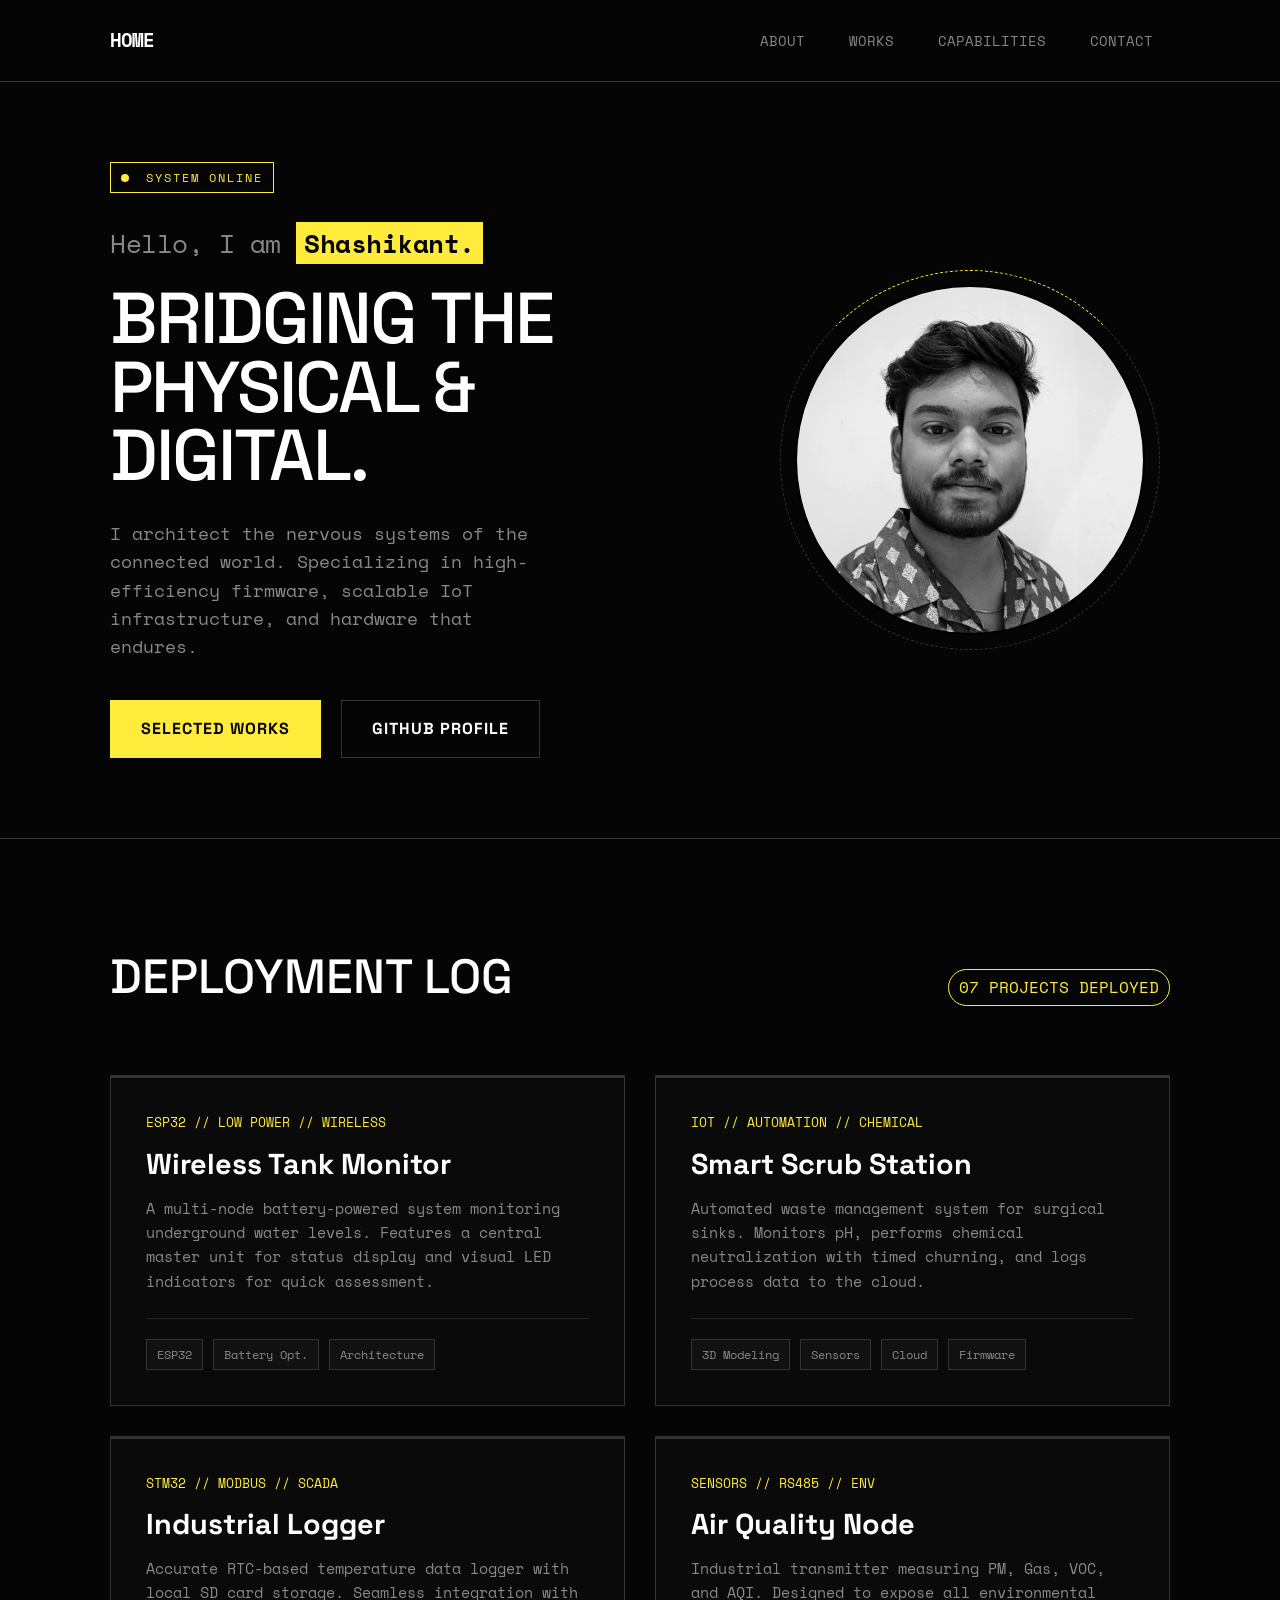
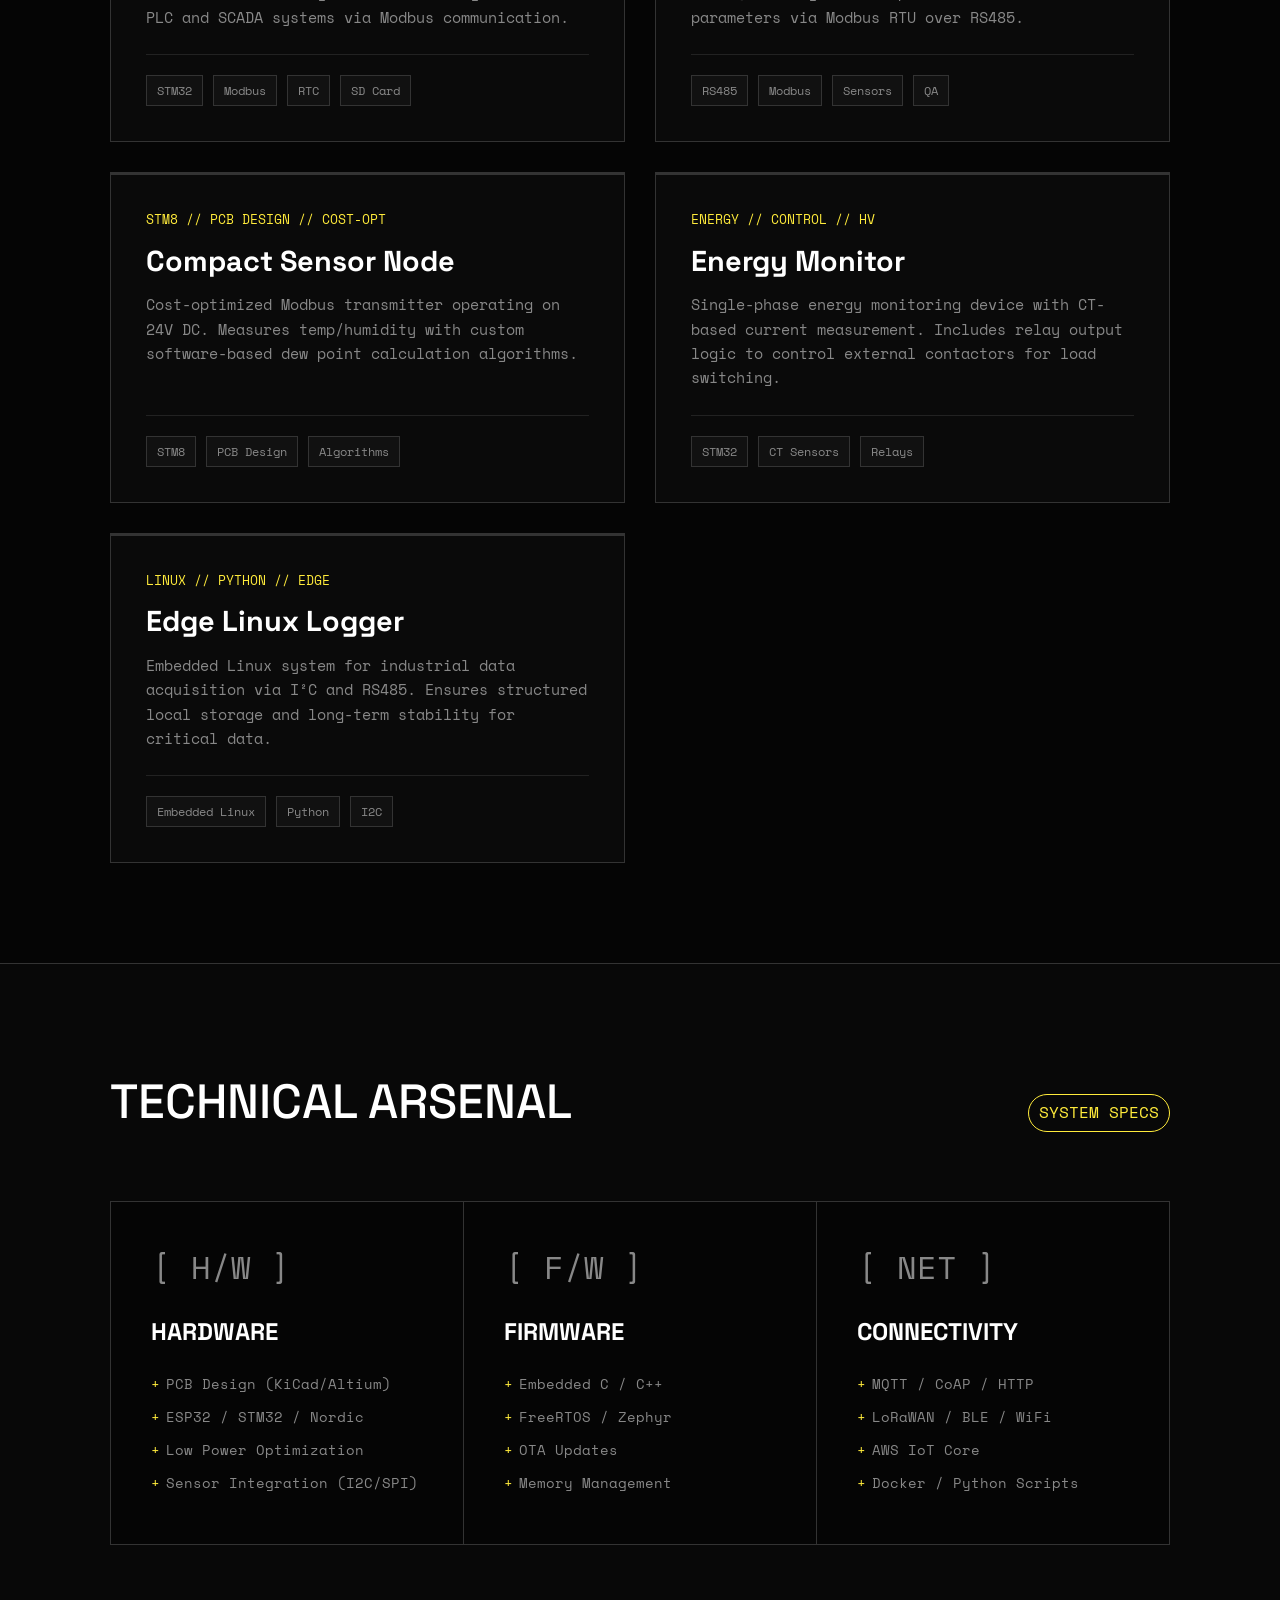
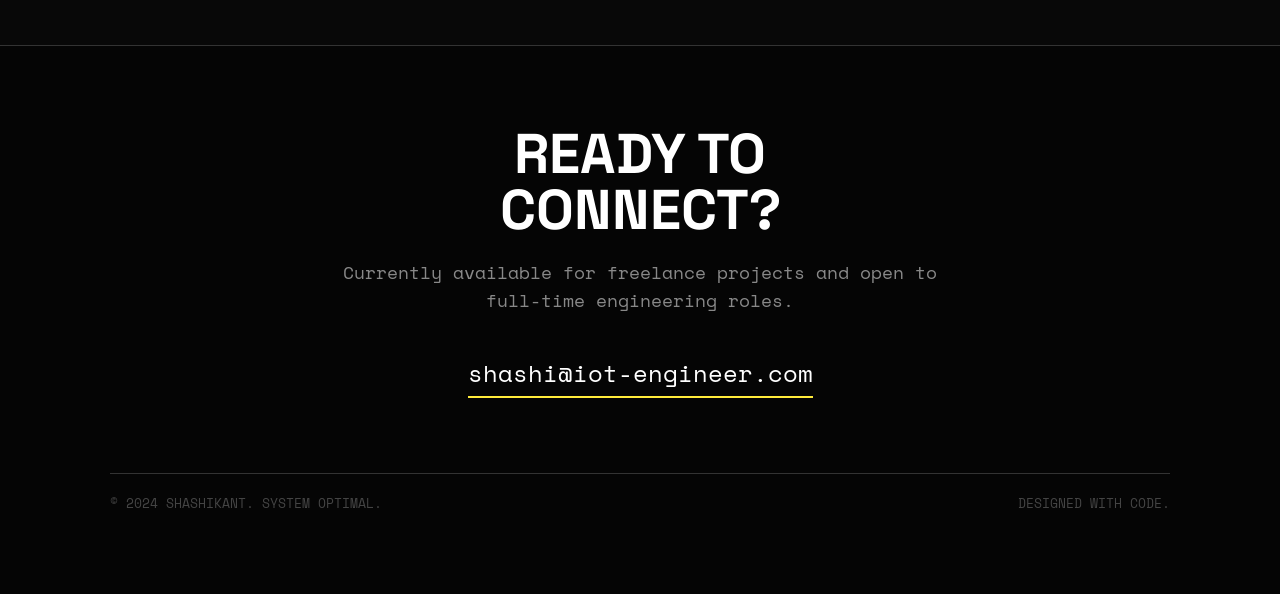
<file: index.html>
<!DOCTYPE html>
<html lang="en">
<head>
    <meta charset="UTF-8">
    <meta name="viewport" content="width=device-width, initial-scale=1.0">
    <title>SHASHI_IOT | Embedded Engineer</title>
    
    <link rel="preconnect" href="https://fonts.googleapis.com">
    <link rel="preconnect" href="https://fonts.gstatic.com" crossorigin>
    <link href="https://fonts.googleapis.com/css2?family=Space+Grotesk:wght@300;500;700&family=Space+Mono:ital,wght@0,400;0,700;1,400&display=swap" rel="stylesheet">
    
    <style>
        /* ============================
           1. VARIABLES & RESET
           ============================ */
        :root {
            --bg: #050505;          /* Almost Black */
            --fg: #ffffff;          /* Pure White */
            --grey: #888888;        /* Mid Grey */
            --border: #333333;      /* Subtle border */
            --alert: #ff3333;       /* Contact Red */
            --acid: #ffeb3b;        /* "NOTHING" YELLOW */
            
            --font-head: 'Space Grotesk', sans-serif;
            --font-mono: 'Space Mono', monospace;
        }

        * { box-sizing: border-box; margin: 0; padding: 0; }

        body {
            background-color: var(--bg);
            color: var(--fg);
            font-family: var(--font-mono);
            overflow-x: hidden; 
            line-height: 1.6;
        }

        a { text-decoration: none; color: inherit; transition: 0.3s; }
        ul { list-style: none; }
        img { display: block; max-width: 100%; }

        /* --- LAYOUT UTILITY --- */
        .container {
            max-width: 1100px;
            margin: 0 auto;
            padding: 0 20px;
        }

        /* ============================
           2. NAVBAR STYLES 
           ============================ */
        header {
            padding: 20px 0;
            border-bottom: 1px solid var(--border);
            background: var(--bg);
            position: relative; 
            z-index: 100;
        }

        .navbar-content {
            display: flex;
            justify-content: space-between;
            align-items: center;
        }

        .logo { 
            font-weight: 700; font-size: 1.2rem; letter-spacing: -1px; color: var(--fg);
            z-index: 10; padding: 5px 10px; margin-left: -10px; border-radius: 2px; transition: all 0.2s ease;
        }
        .logo:hover {
            background-color: var(--acid); color: var(--bg); box-shadow: 0 0 15px rgba(255, 235, 59, 0.4);
        }

        .nav-links { display: flex; align-items: center; }
        .nav-links a { 
            margin-left: 10px; font-size: 0.9rem; color: var(--grey); 
            padding: 8px 16px; border: 1px solid transparent; transition: all 0.2s ease;
        }
        .nav-links a:not(.cta-alert):hover { color: var(--bg); background: var(--fg); border-color: var(--fg); }
        .nav-links a.cta-alert:hover { background-color: var(--alert); color: var(--fg); border-color: var(--alert); box-shadow: 0 0 10px rgba(255, 51, 51, 0.4); }

        /* Mobile Nav Logic (Hamburger) */
        #nav-toggle { display: none; }
        .hamburger { display: none; cursor: pointer; z-index: 10; }
        .hamburger-line { display: block; width: 25px; height: 2px; margin: 5px auto; background-color: var(--fg); transition: 0.3s; }

        @media (max-width: 768px) {
            .hamburger { display: block; } 
            .nav-links {
                position: absolute; top: 100%; left: 0; width: 100%; background: var(--bg);
                flex-direction: column; align-items: center; border-bottom: 1px solid var(--border);
                max-height: 0; overflow: hidden; transition: max-height 0.4s ease-out;
            }
            .nav-links a { margin: 0; width: 100%; text-align: center; padding: 20px 0; border-bottom: 1px solid #111; }
            #nav-toggle:checked ~ .nav-links { max-height: 500px; border-bottom: 1px solid var(--border); }
            
            /* Burger Animation */
            #nav-toggle:checked ~ .hamburger .line-1 { transform: rotate(45deg) translate(5px, 5px); }
            #nav-toggle:checked ~ .hamburger .line-2 { opacity: 0; }
            #nav-toggle:checked ~ .hamburger .line-3 { transform: rotate(-45deg) translate(5px, -5px); }
        }

        /* ============================
           3. HERO SECTION STYLES
           ============================ */
        .hero {
            padding: 80px 0;
            border-bottom: 1px solid var(--border);
            min-height: 80vh; 
            display: flex;
            align-items: center;
        }

        .hero-grid {
            display: grid;
            grid-template-columns: 1.2fr 0.8fr;
            gap: 60px;
            align-items: center;
            width: 100%;
        }

        .status-badge {
            display: inline-block; font-size: 0.75rem; color: var(--acid);
            border: 1px solid var(--acid); padding: 5px 10px; margin-bottom: 30px;
            text-transform: uppercase; letter-spacing: 2px;
        }
        .status-dot {
            display: inline-block; width: 8px; height: 8px; background: var(--acid);
            border-radius: 50%; margin-right: 8px; animation: blink 2s infinite;
        }

        .greeting {
            font-family: var(--font-mono); font-size: 1.6rem; color: var(--grey);
            margin-bottom: 20px; display: block; letter-spacing: -0.5px;
        }
        .greeting strong { 
            color: var(--bg); background: var(--acid); padding: 2px 8px; font-weight: 700;
        }

        h1 {
            font-family: var(--font-head); font-size: 4.5rem; line-height: 0.95;
            font-weight: 500; letter-spacing: -2px; margin-bottom: 30px; text-transform: uppercase;
        }
        
        .hero-intro {
            color: var(--grey); font-size: 1.1rem; max-width: 450px;
            line-height: 1.6; margin-bottom: 40px;
        }

        .btn-group { display: flex; gap: 20px; }
        .btn-hero {
            padding: 15px 30px; font-weight: 700; font-family: var(--font-head);
            text-transform: uppercase; letter-spacing: 1px; border: 1px solid var(--acid);
        }
        .btn-primary { background: var(--acid); color: var(--bg); }
        .btn-primary:hover { background: transparent; color: var(--acid); box-shadow: 0 0 15px rgba(255, 235, 59, 0.2); }
        .btn-secondary { border-color: var(--border); color: var(--fg); }
        .btn-secondary:hover { border-color: var(--fg); background: var(--fg); color: var(--bg); }

        /* Round Image Styles */
        .hero-image-wrapper {
            position: relative; width: 350px; height: 350px; margin: 0 auto;
            display: flex; align-items: center; justify-content: center;
        }
        .hero-image-wrapper::before {
            content: ""; position: absolute; inset: -15px; border-radius: 50%;
            border: 1px dashed var(--border); border-top-color: var(--acid);
            animation: spin 10s linear infinite;
        }
        .hero-img {
            width: 100%; height: 100%; object-fit: cover; border-radius: 50%;
            filter: grayscale(100%) contrast(1.1); transition: 0.5s ease;
            border: 2px solid var(--bg);
        }
        .hero-image-wrapper:hover .hero-img { filter: grayscale(0%) contrast(1); }

        @keyframes blink { 0% { opacity: 1; } 50% { opacity: 0; } 100% { opacity: 1; } }
        @keyframes spin { 100% { transform: rotate(360deg); } }

        /* ============================
           4. WORK SECTION (UPDATED - NO IMAGES)
           ============================ */
        .work-section { padding: 100px 0; border-bottom: 1px solid var(--border); }
        
        .section-header {
            margin-bottom: 60px; display: flex; align-items: baseline;
            justify-content: space-between; flex-wrap: wrap; gap: 20px;
        }
        .section-title {
            font-family: var(--font-head); font-size: 3rem; font-weight: 500; text-transform: uppercase;
        }
        .section-counter {
            font-family: var(--font-mono); color: var(--acid); font-size: 1rem;
            border: 1px solid var(--acid); padding: 5px 10px; border-radius: 20px;
        }

        .project-grid {
            display: grid; grid-template-columns: repeat(auto-fit, minmax(400px, 1fr)); gap: 30px;
        }

        /* --- Image-less Card Styling --- */
        .project-card {
            background: #0a0a0a; 
            border: 1px solid var(--border); 
            /* Add a slightly thicker top border accent */
            border-top: 3px solid var(--border);
            transition: all 0.3s ease;
            display: flex; 
            flex-direction: column;
            height: 100%; /* Ensures cards match height in grid */
        }
        .project-card:hover {
            border-color: var(--acid); /* Glows yellow on hover */
            transform: translateY(-5px); 
            box-shadow: 0 10px 30px rgba(0,0,0,0.5);
            background: #0f0f0f; /* Slight background lighten on hover */
        }

        /* Adjusted padding for card content since images are gone */
        .card-content { 
            padding: 35px; 
            flex-grow: 1; 
            display: flex; 
            flex-direction: column; 
            justify-content: space-between;
        }
        .project-tech {
            font-family: var(--font-mono); font-size: 0.8rem; color: var(--acid); margin-bottom: 15px; display: block;
        }
        .project-title { font-family: var(--font-head); font-size: 1.8rem; margin-bottom: 15px; line-height: 1.1; }
        .project-desc { color: var(--grey); font-size: 0.95rem; line-height: 1.6; margin-bottom: 25px; }

        .tags-list {
            display: flex; flex-wrap: wrap; gap: 10px; margin-top: auto; padding-top: 20px; border-top: 1px solid #222;
        }
        .tech-tag {
            font-size: 0.75rem; background: #111; color: #888; padding: 5px 10px; border: 1px solid #333;
        }

        /* ============================
           5. SKILLS SECTION
           ============================ */
        .skills-section {
            padding: 100px 0; border-bottom: 1px solid var(--border); background-color: #080808;
        }
        .skills-grid {
            display: grid; grid-template-columns: repeat(3, 1fr); gap: 1px;
            background: var(--border); border: 1px solid var(--border);
        }
        .skill-card { background: var(--bg); padding: 40px; height: 100%; transition: 0.3s ease; }
        .skill-card:hover { background: #0f0f0f; }
        
        .skill-icon {
            font-size: 2rem; color: var(--grey); margin-bottom: 20px; font-family: var(--font-mono);
        }
        .skill-card:hover .skill-icon { color: var(--acid); }
        .skill-title { font-family: var(--font-head); font-size: 1.5rem; margin-bottom: 20px; text-transform: uppercase; }
        
        .skill-list li { margin-bottom: 10px; padding-left: 15px; position: relative; color: var(--grey); font-size: 0.9rem; }
        .skill-list li::before { content: "+"; position: absolute; left: 0; color: var(--acid); }

        /* ============================
           6. FOOTER
           ============================ */
        footer { padding: 80px 0; text-align: center; }
        .contact-cta { max-width: 600px; margin: 0 auto 50px auto; }
        .contact-head {
            font-family: var(--font-head); font-size: 3.5rem; line-height: 1; margin-bottom: 20px; text-transform: uppercase;
        }
        .contact-sub { color: var(--grey); margin-bottom: 40px; font-size: 1.1rem; }
        
        .email-link {
            font-family: var(--font-mono); font-size: 1.5rem; color: var(--fg);
            border-bottom: 2px solid var(--acid); padding-bottom: 5px;
        }
        .email-link:hover { background: var(--acid); color: var(--bg); }

        .footer-bottom {
            margin-top: 80px; padding-top: 20px; border-top: 1px solid var(--border);
            color: #444; font-size: 0.8rem; display: flex; justify-content: space-between;
        }

        /* ============================
           7. GLOBAL RESPONSIVE LOGIC
           ============================ */
        
        /* Tablet & Mobile (Below 900px) */
        @media (max-width: 900px) {
            /* Hero adjustments */
            .hero-grid { display: flex; flex-direction: column; align-items: center; text-align: center; gap: 30px; }
            .hero-image-wrapper { display: none; } /* Hide image */
            .hero-text { display: flex; flex-direction: column; align-items: center; width: 100%; }
            .hero-intro { margin: 0 auto 40px auto; }
            .btn-group { justify-content: center; }
            h1 { font-size: 3.5rem; }

            /* Grid adjustments */
            .skills-grid { grid-template-columns: 1fr; }
            .contact-head { font-size: 2.5rem; }
            .email-link { font-size: 1.2rem; }
            .footer-bottom { flex-direction: column; gap: 10px; }
        }

        @media (max-width: 768px) {
            .project-grid { grid-template-columns: 1fr; }
            .section-title { font-size: 2.2rem; }
        }
        
        @media (max-width: 480px) {
            .hero { padding: 40px 0; min-height: 60vh; }
            h1 { font-size: 2.8rem; }
            .greeting { font-size: 1.4rem; }
            .btn-group { flex-direction: column; width: 100%; gap: 15px; }
            .btn-hero { width: 100%; text-align: center; }
        }
    </style>
</head>
<body>

    <header>
        <div class="container navbar-content">
            <a href="#" class="logo">HOME</a>
            
            <input type="checkbox" id="nav-toggle">
            <label for="nav-toggle" class="hamburger">
                <span class="hamburger-line line-1"></span>
                <span class="hamburger-line line-2"></span>
                <span class="hamburger-line line-3"></span>
            </label>
            
            <nav class="nav-links">
                <a href="#about">ABOUT</a>
                <a href="#work">WORKS</a>
                <a href="#skills">CAPABILITIES</a>
                <a href="mailto:email@test.com" class="cta-alert">CONTACT</a>
            </nav>
        </div>
    </header>

    <section class="hero">
        <div class="container hero-grid">
            <div class="hero-text">
                <div class="status-badge">
                    <span class="status-dot"></span> System Online
                </div>
                
                <span class="greeting">Hello, I am <strong>Shashikant.</strong></span>

                <h1>Bridging The<br>Physical &<br>Digital.</h1>
                
                <p class="hero-intro">
                    I architect the nervous systems of the connected world. 
                    Specializing in high-efficiency firmware, scalable IoT infrastructure, 
                    and hardware that endures.
                </p>

                <div class="btn-group">
                    <a href="#work" class="btn-hero btn-primary">Selected Works</a>
                    <a href="https://github.com" target="_blank" class="btn-hero btn-secondary">GitHub Profile</a>
                </div>
            </div>

            <div class="hero-image-wrapper">
                <img src="shashi.jpeg" alt="Shashikant Portrait" class="hero-img">
            </div>
        </div>
    </section>

    <section class="work-section" id="work">
        <div class="container">
            <div class="section-header">
                <h2 class="section-title">Deployment Log</h2>
                <span class="section-counter">07 PROJECTS DEPLOYED</span>
            </div>

            <div class="project-grid">

                <div class="project-card">
                    <div class="card-content">
                        <span class="project-tech">ESP32 // LOW POWER // WIRELESS</span>
                        <h3 class="project-title">Wireless Tank Monitor</h3>
                        <p class="project-desc">
                            A multi-node battery-powered system monitoring underground water levels. 
                            Features a central master unit for status display and visual LED indicators for quick assessment.
                        </p>
                        <div class="tags-list">
                            <span class="tech-tag">ESP32</span>
                            <span class="tech-tag">Battery Opt.</span>
                            <span class="tech-tag">Architecture</span>
                        </div>
                    </div>
                </div>

                <div class="project-card">
                    <div class="card-content">
                        <span class="project-tech">IOT // AUTOMATION // CHEMICAL</span>
                        <h3 class="project-title">Smart Scrub Station</h3>
                        <p class="project-desc">
                            Automated waste management system for surgical sinks. 
                            Monitors pH, performs chemical neutralization with timed churning, and logs process data to the cloud.
                        </p>
                        <div class="tags-list">
                            <span class="tech-tag">3D Modeling</span>
                            <span class="tech-tag">Sensors</span>
                            <span class="tech-tag">Cloud</span>
                            <span class="tech-tag">Firmware</span>
                        </div>
                    </div>
                </div>

                <div class="project-card">
                    <div class="card-content">
                        <span class="project-tech">STM32 // MODBUS // SCADA</span>
                        <h3 class="project-title">Industrial Logger</h3>
                        <p class="project-desc">
                            Accurate RTC-based temperature data logger with local SD card storage. 
                            Seamless integration with PLC and SCADA systems via Modbus communication.
                        </p>
                        <div class="tags-list">
                            <span class="tech-tag">STM32</span>
                            <span class="tech-tag">Modbus</span>
                            <span class="tech-tag">RTC</span>
                            <span class="tech-tag">SD Card</span>
                        </div>
                    </div>
                </div>

                <div class="project-card">
                    <div class="card-content">
                        <span class="project-tech">SENSORS // RS485 // ENV</span>
                        <h3 class="project-title">Air Quality Node</h3>
                        <p class="project-desc">
                            Industrial transmitter measuring PM, Gas, VOC, and AQI. 
                            Designed to expose all environmental parameters via Modbus RTU over RS485.
                        </p>
                        <div class="tags-list">
                            <span class="tech-tag">RS485</span>
                            <span class="tech-tag">Modbus</span>
                            <span class="tech-tag">Sensors</span>
                            <span class="tech-tag">QA</span>
                        </div>
                    </div>
                </div>

                <div class="project-card">
                    <div class="card-content">
                        <span class="project-tech">STM8 // PCB DESIGN // COST-OPT</span>
                        <h3 class="project-title">Compact Sensor Node</h3>
                        <p class="project-desc">
                            Cost-optimized Modbus transmitter operating on 24V DC. 
                            Measures temp/humidity with custom software-based dew point calculation algorithms.
                        </p>
                        <div class="tags-list">
                            <span class="tech-tag">STM8</span>
                            <span class="tech-tag">PCB Design</span>
                            <span class="tech-tag">Algorithms</span>
                        </div>
                    </div>
                </div>

                <div class="project-card">
                    <div class="card-content">
                        <span class="project-tech">ENERGY // CONTROL // HV</span>
                        <h3 class="project-title">Energy Monitor</h3>
                        <p class="project-desc">
                            Single-phase energy monitoring device with CT-based current measurement. 
                            Includes relay output logic to control external contactors for load switching.
                        </p>
                        <div class="tags-list">
                            <span class="tech-tag">STM32</span>
                            <span class="tech-tag">CT Sensors</span>
                            <span class="tech-tag">Relays</span>
                        </div>
                    </div>
                </div>

                <div class="project-card">
                    <div class="card-content">
                        <span class="project-tech">LINUX // PYTHON // EDGE</span>
                        <h3 class="project-title">Edge Linux Logger</h3>
                        <p class="project-desc">
                            Embedded Linux system for industrial data acquisition via I²C and RS485. 
                            Ensures structured local storage and long-term stability for critical data.
                        </p>
                        <div class="tags-list">
                            <span class="tech-tag">Embedded Linux</span>
                            <span class="tech-tag">Python</span>
                            <span class="tech-tag">I2C</span>
                        </div>
                    </div>
                </div>

            </div>
        </div>
    </section>

    <section class="skills-section" id="skills">
        <div class="container">
            <div class="section-header">
                <h2 class="section-title">Technical Arsenal</h2>
                <span class="section-counter">SYSTEM SPECS</span>
            </div>

            <div class="skills-grid">
                <div class="skill-card">
                    <div class="skill-icon">[ H/W ]</div>
                    <h3 class="skill-title">Hardware</h3>
                    <ul class="skill-list">
                        <li>PCB Design (KiCad/Altium)</li>
                        <li>ESP32 / STM32 / Nordic</li>
                        <li>Low Power Optimization</li>
                        <li>Sensor Integration (I2C/SPI)</li>
                    </ul>
                </div>

                <div class="skill-card">
                    <div class="skill-icon">[ F/W ]</div>
                    <h3 class="skill-title">Firmware</h3>
                    <ul class="skill-list">
                        <li>Embedded C / C++</li>
                        <li>FreeRTOS / Zephyr</li>
                        <li>OTA Updates</li>
                        <li>Memory Management</li>
                    </ul>
                </div>

                <div class="skill-card">
                    <div class="skill-icon">[ NET ]</div>
                    <h3 class="skill-title">Connectivity</h3>
                    <ul class="skill-list">
                        <li>MQTT / CoAP / HTTP</li>
                        <li>LoRaWAN / BLE / WiFi</li>
                        <li>AWS IoT Core</li>
                        <li>Docker / Python Scripts</li>
                    </ul>
                </div>
            </div>
        </div>
    </section>

    <footer>
        <div class="container">
            <div class="contact-cta">
                <h2 class="contact-head">Ready to<br>Connect?</h2>
                <p class="contact-sub">
                    Currently available for freelance projects and open to full-time engineering roles.
                </p>
                <a href="mailto:email@test.com" class="email-link">shashi@iot-engineer.com</a>
            </div>

            <div class="footer-bottom">
                <span>&copy; 2024 SHASHIKANT. SYSTEM OPTIMAL.</span>
                <span>DESIGNED WITH CODE.</span>
            </div>
        </div>
    </footer>

</body>
</html>
</file>
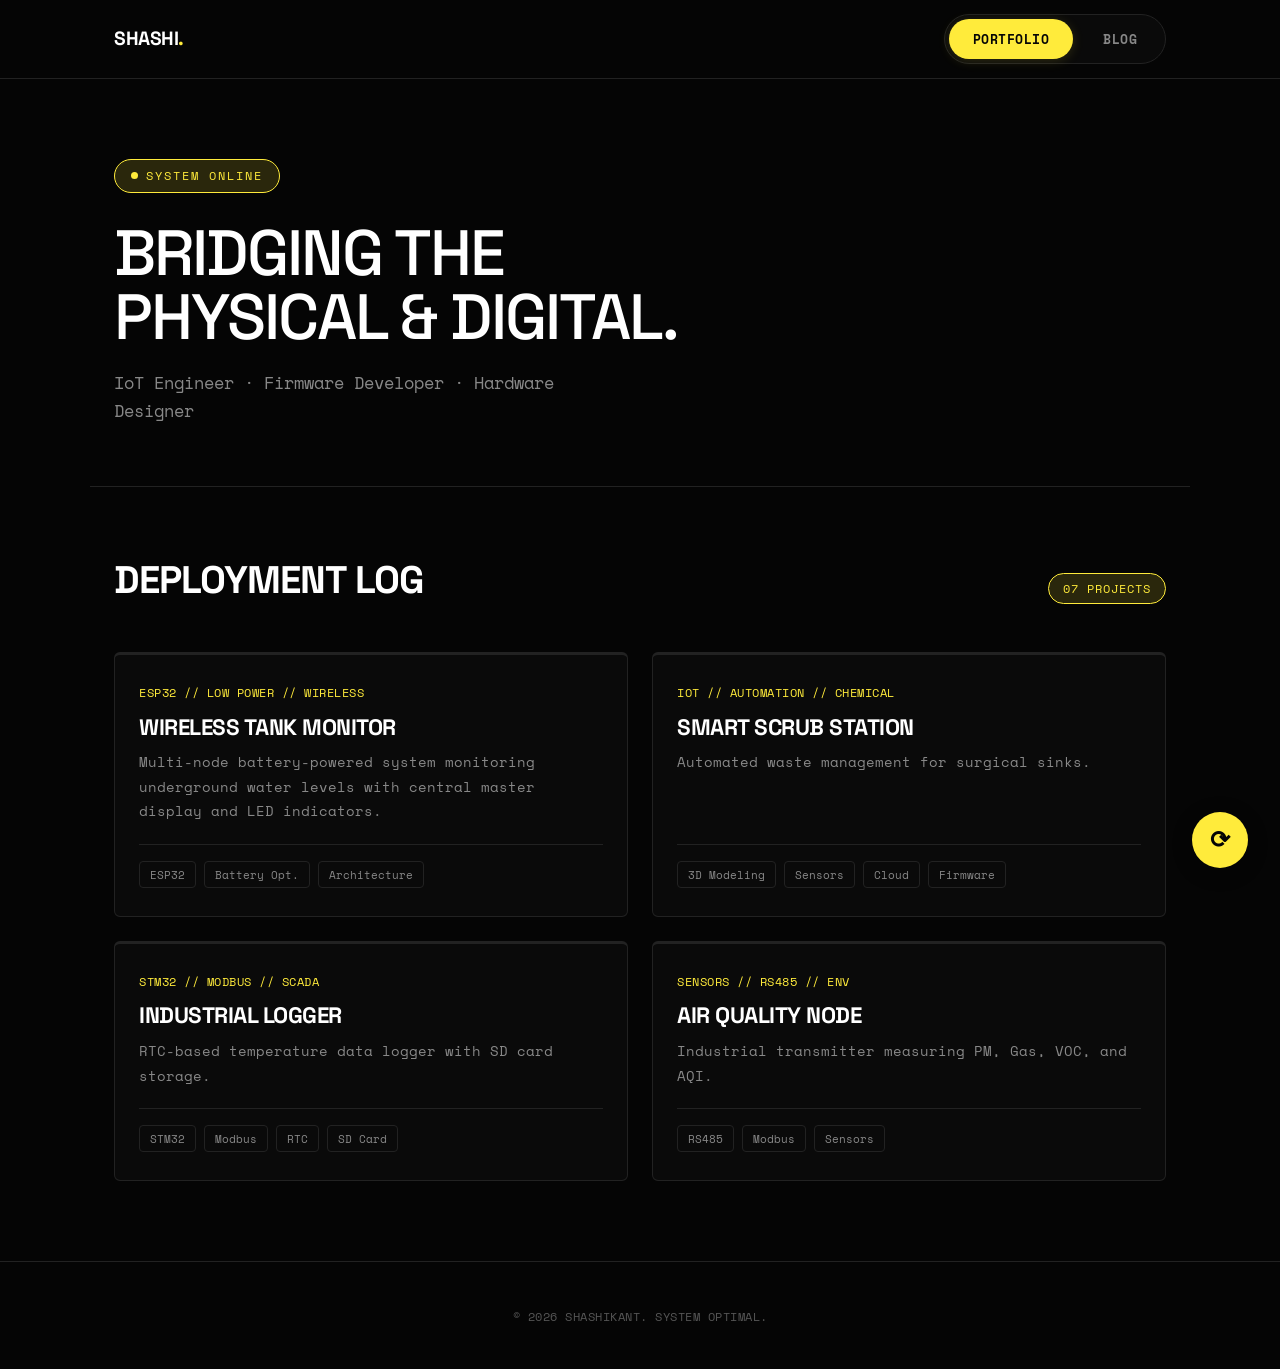
<file: prototype/index.html>
<!DOCTYPE html>
<html lang="en">
<head>
  <meta charset="UTF-8">
  <meta name="viewport" content="width=device-width, initial-scale=1.0">
  <title>Portfolio ↔ Blog Switch Prototype</title>
  <link rel="stylesheet" href="style.css">
  <link href="https://fonts.googleapis.com/css2?family=Libre+Baskerville:ital,wght@0,400;0,700;1,400&family=Source+Sans+3:wght@300;400;600;700&family=Space+Grotesk:wght@300;500;700&family=Space+Mono:ital,wght@0,400;0,700;1,400&display=swap" rel="stylesheet">
</head>
<body class="portfolio-mode">

  <!-- Transition flash overlay -->
  <div class="transition-flash" id="flash"></div>

  <!-- Header -->
  <header>
    <div class="header-inner">
      <a href="#" class="logo">SHASHI<span class="logo-dot">.</span></a>
      <div class="nav-switch">
        <button id="portfolioBtn" class="nav-btn active">Portfolio</button>
        <button id="blogBtn" class="nav-btn">Blog</button>
      </div>
    </div>
  </header>

  <!-- FAB -->
  <button class="fab" id="fabSwitch" title="Switch Mode">&#x27F3;</button>

  <!-- Hero -->
  <section class="hero">
    <div class="hero-inner">
      <div class="hero-badge"><span class="dot"></span> <span class="badge-text">System Online</span></div>
      <h1 class="hero-heading">
        <span class="hero-line-1">Bridging The</span>
        <span class="hero-line-2">Physical &amp; Digital.</span>
      </h1>
      <p class="hero-sub">IoT Engineer · Firmware Developer · Hardware Designer</p>
    </div>
  </section>

  <!-- Portfolio Content -->
  <main class="portfolio-content">
    <div class="section-head">
      <h2>Deployment Log</h2>
      <span class="counter">07 PROJECTS</span>
    </div>
    <div class="p-grid">
      <article class="p-card">
        <span class="p-label">ESP32 // LOW POWER // WIRELESS</span>
        <h3 class="p-title">Wireless Tank Monitor</h3>
        <p class="p-desc">Multi-node battery-powered system monitoring underground water levels with central master display and LED indicators.</p>
        <div class="p-tags"><span>ESP32</span><span>Battery Opt.</span><span>Architecture</span></div>
      </article>
      <article class="p-card">
        <span class="p-label">IOT // AUTOMATION // CHEMICAL</span>
        <h3 class="p-title">Smart Scrub Station</h3>
        <p class="p-desc">Automated waste management for surgical sinks.</p>
        <div class="p-tags"><span>3D Modeling</span><span>Sensors</span><span>Cloud</span><span>Firmware</span></div>
      </article>
      <article class="p-card">
        <span class="p-label">STM32 // MODBUS // SCADA</span>
        <h3 class="p-title">Industrial Logger</h3>
        <p class="p-desc">RTC-based temperature data logger with SD card storage.</p>
        <div class="p-tags"><span>STM32</span><span>Modbus</span><span>RTC</span><span>SD Card</span></div>
      </article>
      <article class="p-card">
        <span class="p-label">SENSORS // RS485 // ENV</span>
        <h3 class="p-title">Air Quality Node</h3>
        <p class="p-desc">Industrial transmitter measuring PM, Gas, VOC, and AQI.</p>
        <div class="p-tags"><span>RS485</span><span>Modbus</span><span>Sensors</span></div>
      </article>
    </div>
  </main>
  <!-- Blog Content -->
  <main class="blog-content">
    <div class="section-head">
      <h2>Recent Writings</h2>
      <span class="counter">from the workbench</span>
    </div>
    <div class="b-column">
      <article class="b-post">
        <div class="b-meta">Jan 15, 2026 · 5 min read</div>
        <h3 class="b-title">Why I switched from Arduino to bare-metal STM32</h3>
        <p class="b-body">After two years of prototyping with Arduino, I hit a wall with power consumption on my tank monitor project. Here is how moving to bare-metal STM32 changed everything.</p>
        <div class="b-tags">IoT · Firmware · Opinion</div>
      </article>
      <article class="b-post">
        <div class="b-meta">Dec 10, 2025 · 3 min read</div>
        <h3 class="b-title">How I design PCBs for field reliability</h3>
        <p class="b-body">Designing for the real world means thinking about vibration, moisture, and bad power supplies. After three board revisions I created a personal checklist for robust PCB design.</p>
        <div class="b-tags">Hardware · PCB · Tips</div>
      </article>
      <article class="b-post">
        <div class="b-meta">Nov 2, 2025 · 4 min read</div>
        <h3 class="b-title">Modbus RTU: the protocol that refuses to die</h3>
        <p class="b-body">Every modern IoT stack pushes MQTT and REST APIs, yet nearly every factory floor still speaks Modbus. Here is why it persists and when you should or should not use it in 2026.</p>
        <div class="b-tags">Industrial · Protocol · Deep Dive</div>
      </article>
    </div>
  </main>

  <!-- Footer -->
  <footer>
    <span class="footer-text">&copy; 2026 SHASHIKANT. <span class="footer-mode">SYSTEM OPTIMAL.</span></span>
  </footer>

  <script src="script.js"></script>
</body>
</html>
</file>
<file: prototype/style.css>
/* =============================================
   DUAL-MODE PROTOTYPE — PORTFOLIO / BLOG
   ============================================= */

/* ---------- 1. RESET ---------- */
*, *::before, *::after { box-sizing: border-box; margin: 0; padding: 0; }
html { scroll-behavior: smooth; }
img { display: block; max-width: 100%; }
a { text-decoration: none; color: inherit; }

/* ---------- 2. DESIGN TOKENS — PORTFOLIO (default) ---------- */
:root {
  --bg:          #050505;
  --bg-el:       #0a0a0a;
  --bg-hover:    #111111;
  --fg:          #ffffff;
  --fg-dim:      #888888;
  --fg-muted:    #555555;
  --border:      #222222;
  --accent:      #ffeb3b;
  --accent-glow: rgba(255,235,59,0.15);
  --alert:       #ff3333;
  --font-head:   'Space Grotesk', sans-serif;
  --font-body:   'Space Mono', monospace;
  --font-mono:   'Space Mono', monospace;
  --radius:      6px;
  --transition:  0.35s cubic-bezier(0.25,0.46,0.45,0.94);
}

/* ---------- 3. DESIGN TOKENS — BLOG (override) ---------- */
body.blog-mode {
  --bg:          #f4ead5;
  --bg-el:       #fdf6e3;
  --bg-hover:    #efe5cc;
  --fg:          #3e2c18;
  --fg-dim:      #7a6647;
  --fg-muted:    #b3a288;
  --border:      #d9c9a0;
  --accent:      #a0703c;
  --accent-glow: rgba(160,112,60,0.12);
  --alert:       #b94e2c;
  --font-head:   'Libre Baskerville', Georgia, serif;
  --font-body:   'Source Sans 3', 'Segoe UI', sans-serif;
  --font-mono:   'Space Mono', monospace;
  --radius:      14px;
}

/* ---------- 4. BASE ---------- */
body {
  background: var(--bg);
  color: var(--fg);
  font-family: var(--font-body);
  line-height: 1.7;
  min-height: 100vh;
  transition: background 0.5s ease, color 0.5s ease;
  font-size: 16px;
  -webkit-font-smoothing: antialiased;
}

/* ---------- 5. HEADER ---------- */
header {
  position: sticky;
  top: 0;
  z-index: 100;
  background: var(--bg);
  border-bottom: 1px solid var(--border);
  padding: 14px 0;
  transition: background 0.5s, border 0.5s;
}
.header-inner {
  max-width: 1100px;
  margin: 0 auto;
  padding: 0 24px;
  display: flex;
  justify-content: space-between;
  align-items: center;
}
.logo {
  font-family: var(--font-head);
  font-weight: 700;
  font-size: 1.2rem;
  letter-spacing: -0.5px;
  transition: color 0.3s;
}
.logo-dot {
  color: var(--accent);
  transition: color 0.3s;
}

/* Mode switch buttons */
.nav-switch {
  display: flex;
  gap: 6px;
  background: var(--bg-el);
  border: 1px solid var(--border);
  border-radius: 50px;
  padding: 4px;
  transition: background 0.5s, border 0.5s;
}
.nav-btn {
  padding: 10px 24px;
  border-radius: 50px;
  border: none;
  background: transparent;
  color: var(--fg-dim);
  font-family: var(--font-mono);
  font-size: 0.82rem;
  font-weight: 700;
  cursor: pointer;
  letter-spacing: 0.5px;
  transition: all 0.3s ease;
  text-transform: uppercase;
}
.nav-btn.active {
  background: var(--accent);
  color: var(--bg);
  box-shadow: 0 2px 12px var(--accent-glow);
}
.nav-btn:not(.active):hover {
  color: var(--fg);
}

/* ---------- 6. FAB ---------- */
.fab {
  position: fixed;
  bottom: 32px;
  right: 32px;
  width: 56px;
  height: 56px;
  border-radius: 50%;
  background: var(--accent);
  color: var(--bg);
  border: none;
  font-size: 1.5rem;
  font-weight: 700;
  box-shadow: 0 4px 20px rgba(0,0,0,0.25);
  cursor: pointer;
  z-index: 100;
  transition: transform 0.4s ease, box-shadow 0.3s;
  display: flex;
  align-items: center;
  justify-content: center;
}
.fab:hover {
  transform: scale(1.12) rotate(180deg);
  box-shadow: 0 6px 28px var(--accent-glow);
}

/* ---------- 7. HERO ---------- */
.hero {
  padding: 80px 24px 60px;
  max-width: 1100px;
  margin: 0 auto;
  border-bottom: 1px solid var(--border);
  transition: border 0.5s;
}
.hero-badge {
  display: inline-flex;
  align-items: center;
  gap: 8px;
  font-family: var(--font-mono);
  font-size: 0.72rem;
  text-transform: uppercase;
  letter-spacing: 2px;
  color: var(--accent);
  border: 1px solid var(--accent);
  padding: 6px 16px;
  border-radius: 30px;
  margin-bottom: 28px;
  background: var(--accent-glow);
  transition: all 0.5s;
}
.dot {
  width: 7px;
  height: 7px;
  background: var(--accent);
  border-radius: 50%;
  animation: blink 2s infinite;
}
@keyframes blink { 0%,100% { opacity:1; } 50% { opacity:0; } }

.hero-heading {
  font-family: var(--font-head);
  font-size: clamp(2.4rem, 6vw, 4rem);
  line-height: 1;
  font-weight: 500;
  letter-spacing: -2px;
  text-transform: uppercase;
  margin-bottom: 20px;
  transition: font-family 0.5s, letter-spacing 0.5s;
}
.hero-line-1,
.hero-line-2 { display: block; }

.hero-sub {
  color: var(--fg-dim);
  font-size: 1.05rem;
  max-width: 500px;
  transition: color 0.5s;
}

/* Blog-mode hero tweaks */
body.blog-mode .hero-heading {
  text-transform: none;
  letter-spacing: -0.5px;
  font-weight: 700;
}
body.blog-mode .hero-badge {
  border-color: var(--border);
  background: transparent;
}
body.blog-mode .badge-text::after {
  content: " — welcome to my notebook";
}

/* ---------- 8. SECTION HEADER ---------- */
.section-head {
  display: flex;
  align-items: baseline;
  justify-content: space-between;
  flex-wrap: wrap;
  gap: 12px;
  margin-bottom: 40px;
}
.section-head h2 {
  font-family: var(--font-head);
  font-size: clamp(1.6rem, 4vw, 2.4rem);
  text-transform: uppercase;
  letter-spacing: -1px;
  transition: font-family 0.5s, text-transform 0.5s, letter-spacing 0.5s;
}
.counter {
  font-family: var(--font-mono);
  font-size: 0.78rem;
  color: var(--accent);
  border: 1px solid var(--accent);
  padding: 4px 14px;
  border-radius: 30px;
  background: var(--accent-glow);
  text-transform: uppercase;
  letter-spacing: 1px;
  white-space: nowrap;
  transition: all 0.5s;
}

body.blog-mode .section-head h2 {
  text-transform: none;
  letter-spacing: 0;
  font-variant: small-caps;
}
body.blog-mode .counter {
  text-transform: none;
  letter-spacing: 0;
  font-style: italic;
  border-color: var(--border);
  background: transparent;
}

/* ---------- 9. PORTFOLIO CONTENT ---------- */
.portfolio-content {
  max-width: 1100px;
  margin: 0 auto;
  padding: 60px 24px 80px;
}
.blog-content {
  display: none;
}
body.blog-mode .portfolio-content {
  display: none;
}
body.blog-mode .blog-content {
  display: block;
}

/* Portfolio grid */
.p-grid {
  display: grid;
  grid-template-columns: repeat(auto-fit, minmax(min(100%, 340px), 1fr));
  gap: 24px;
}
.p-card {
  background: var(--bg-el);
  border: 1px solid var(--border);
  border-top: 3px solid var(--border);
  border-radius: var(--radius);
  padding: 28px 24px;
  transition: all var(--transition);
  display: flex;
  flex-direction: column;
}
.p-card:hover {
  border-color: var(--accent);
  transform: translateY(-4px);
  box-shadow: 0 12px 40px rgba(0,0,0,0.4);
  background: var(--bg-hover);
}
.p-label {
  font-family: var(--font-mono);
  font-size: 0.72rem;
  color: var(--accent);
  text-transform: uppercase;
  letter-spacing: 0.5px;
  margin-bottom: 12px;
}
.p-title {
  font-family: var(--font-head);
  font-size: 1.4rem;
  text-transform: uppercase;
  letter-spacing: -0.5px;
  margin-bottom: 10px;
  line-height: 1.15;
}
.p-desc {
  color: var(--fg-dim);
  font-size: 0.9rem;
  line-height: 1.7;
  margin-bottom: 20px;
  flex-grow: 1;
}
.p-tags {
  display: flex;
  flex-wrap: wrap;
  gap: 8px;
  padding-top: 16px;
  border-top: 1px solid var(--border);
  margin-top: auto;
}
.p-tags span {
  font-size: 0.7rem;
  color: var(--fg-dim);
  border: 1px solid var(--border);
  padding: 3px 10px;
  border-radius: 4px;
  transition: all 0.3s;
}
.p-card:hover .p-tags span {
  border-color: rgba(255,235,59,0.3);
  color: var(--fg);
}

/* ---------- 10. BLOG CONTENT ---------- */
.blog-content {
  max-width: 700px;
  margin: 0 auto;
  padding: 60px 24px 80px;
}

.b-column {
  display: flex;
  flex-direction: column;
  gap: 40px;
}

.b-post {
  background: var(--bg-el);
  border: 1px solid var(--border);
  border-radius: var(--radius);
  padding: 36px 32px;
  position: relative;
  transition: all 0.4s ease;
  box-shadow: 0 1px 8px rgba(0,0,0,0.04);
}
/* Decorative top accent */
.b-post::before {
  content: '';
  position: absolute;
  top: 0;
  left: 24px;
  right: 24px;
  height: 3px;
  background: linear-gradient(90deg, var(--accent), transparent);
  border-radius: 0 0 4px 4px;
  opacity: 0.6;
  transition: opacity 0.3s;
}
.b-post:hover::before { opacity: 1; }
.b-post:hover {
  transform: translateY(-3px);
  box-shadow: 0 8px 32px var(--accent-glow);
  border-color: var(--accent);
}

.b-meta {
  font-family: var(--font-mono);
  font-size: 0.82rem;
  color: var(--accent);
  margin-bottom: 12px;
  letter-spacing: 0.3px;
}

.b-title {
  font-family: var(--font-head);
  font-size: 1.45rem;
  font-weight: 700;
  line-height: 1.35;
  margin-bottom: 14px;
  color: var(--fg);
  transition: font-family 0.5s;
}

.b-body {
  color: var(--fg-dim);
  font-size: 1.05rem;
  line-height: 1.9;
  margin-bottom: 18px;
  transition: color 0.5s;
}

/* Drop cap — blog mode only */
body.blog-mode .b-body::first-letter {
  float: left;
  font-family: 'Libre Baskerville', Georgia, serif;
  font-size: 3.2em;
  line-height: 0.85;
  font-weight: 700;
  color: var(--accent);
  padding-right: 0.12em;
  margin-top: 0.06em;
}

.b-tags {
  font-family: var(--font-mono);
  font-size: 0.8rem;
  color: var(--fg-muted);
  letter-spacing: 0.3px;
}

/* ---------- 11. FOOTER ---------- */
footer {
  text-align: center;
  padding: 40px 24px;
  border-top: 1px solid var(--border);
  transition: border 0.5s;
}
.footer-text {
  font-family: var(--font-mono);
  font-size: 0.78rem;
  color: var(--fg-muted);
  letter-spacing: 0.5px;
}
body.blog-mode .footer-mode { display: none; }
body.blog-mode .footer-text::after {
  content: " Brewed with curiosity.";
}

/* ---------- 12. TRANSITION OVERLAY ---------- */
.transition-flash {
  position: fixed;
  inset: 0;
  z-index: 9999;
  pointer-events: none;
  opacity: 0;
}
.transition-flash.active {
  animation: flash 0.5s ease-out forwards;
}
@keyframes flash {
  0%   { opacity: 0.35; }
  100% { opacity: 0; }
}
body.portfolio-mode .transition-flash { background: var(--accent); }
body.blog-mode .transition-flash { background: #d2b48c; }

/* ---------- 13. RESPONSIVE ---------- */
@media (max-width: 768px) {
  .hero { padding: 50px 16px 40px; }
  .hero-heading { font-size: 2.2rem; }
  .portfolio-content,
  .blog-content { padding: 40px 16px 60px; }
  .p-grid { grid-template-columns: 1fr; }
  .b-post { padding: 24px 20px; }
  .nav-btn { padding: 8px 16px; font-size: 0.75rem; }
  .fab { width: 48px; height: 48px; font-size: 1.2rem; bottom: 20px; right: 20px; }
}
@media (max-width: 480px) {
  .hero-heading { font-size: 1.8rem; letter-spacing: -1px; }
  .header-inner { padding: 0 12px; }
  .section-head { flex-direction: column; gap: 8px; }
}
</file>
